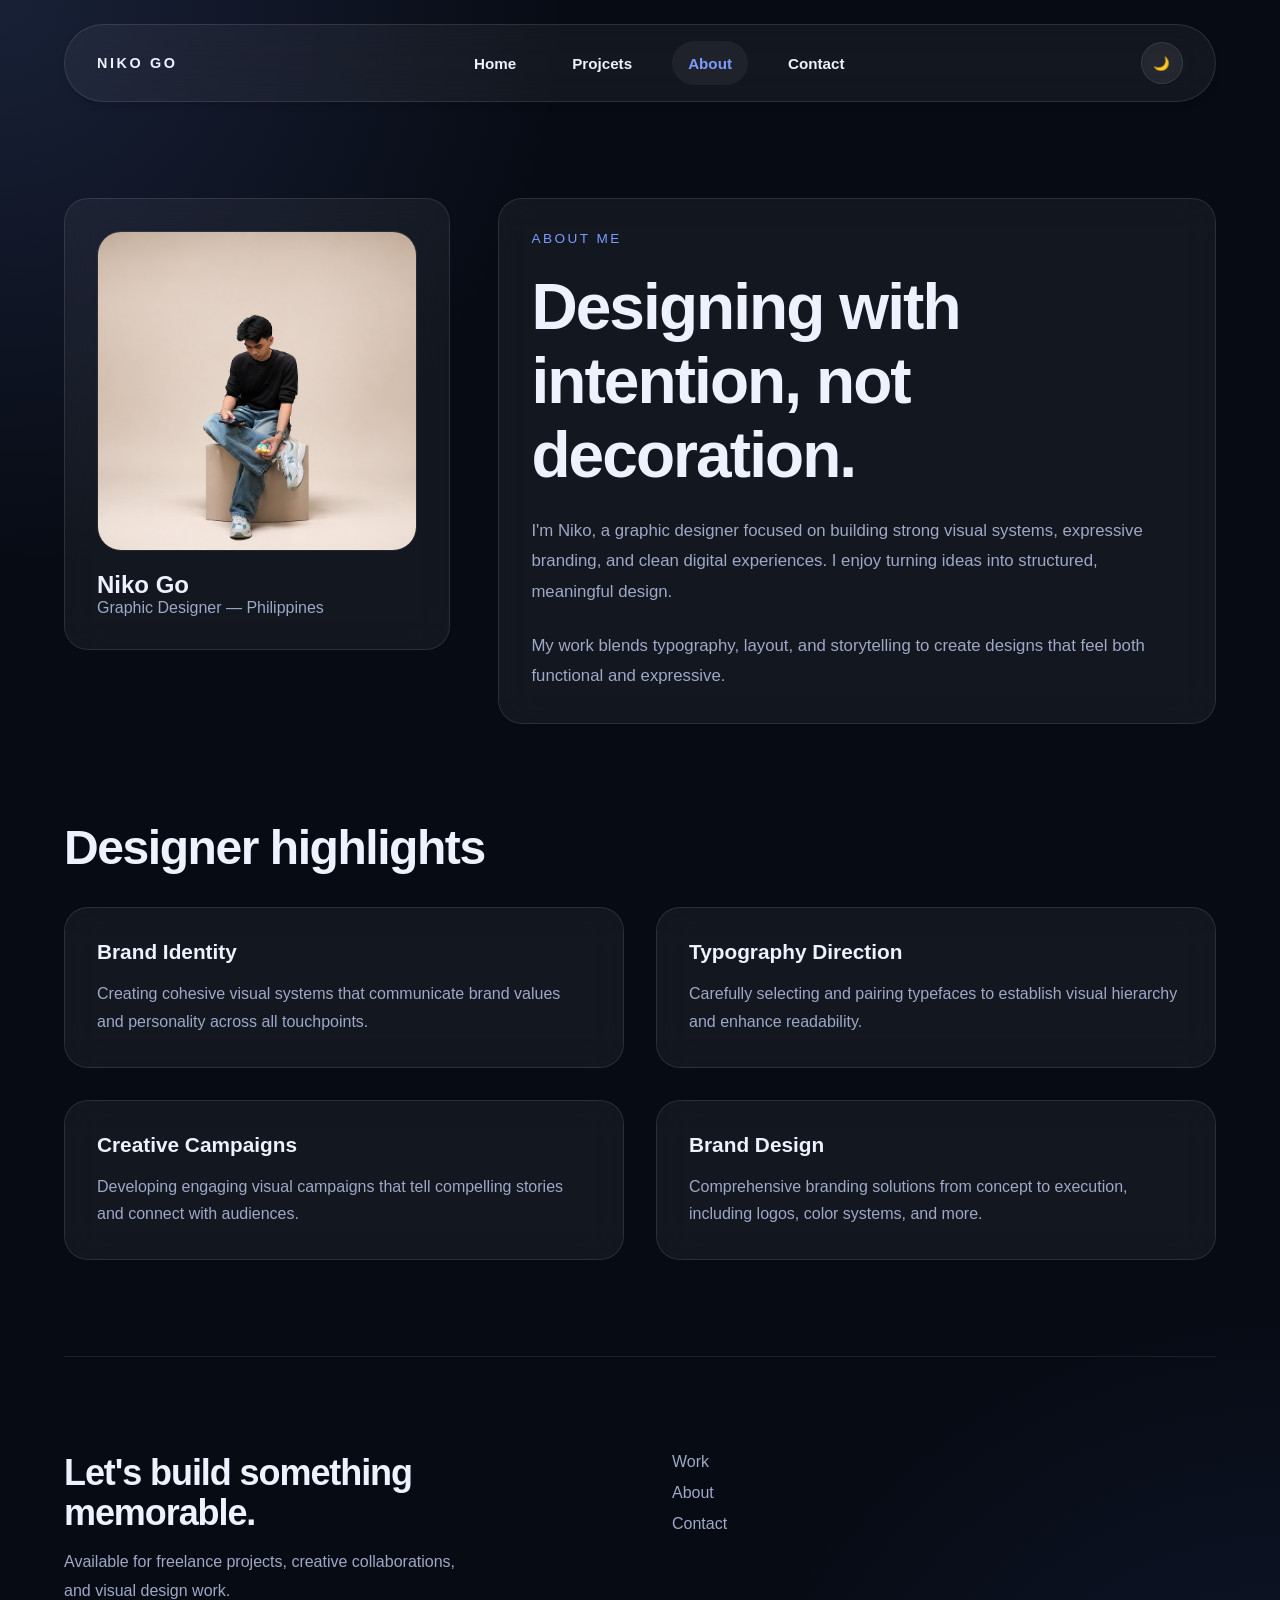
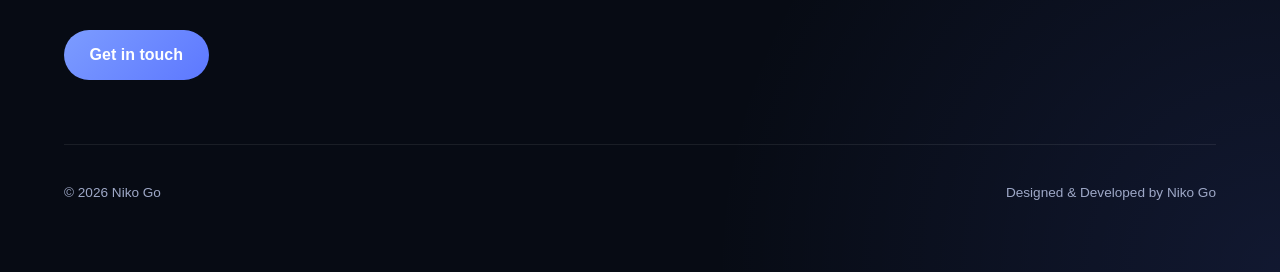
<file: about.html>
<!DOCTYPE html>
<html lang="en" data-theme="dark">

<head>
  <meta charset="UTF-8" />
  <meta name="viewport" content="width=device-width, initial-scale=1.0" />

  <title>About - Niko Go — Graphic Design Portfolio</title>

  <link rel="preconnect" href="https://fonts.googleapis.com">
  <link rel="preconnect" href="https://fonts.gstatic.com" crossorigin>

  <link href="https://fonts.googleapis.com/css2?family=Inter:wght@400;500;600;700;800&display=swap" rel="stylesheet">
  <link rel="stylesheet" href="styles.css" />

</head>

<body class="page-transition-in">

  <main class="page">

    <!-- NAV -->

    <header class="topnav">

      <a href="index.html" class="brand">Niko Go</a>

      <button class="menu-toggle" id="menuToggle">
        ☰
      </button>

      <nav class="menu" id="menu">
        <a href="index.html">Home</a>
        <a href="projects.html">Projcets</a>
        <a href="about.html" class="active">About</a>
        <a href="#contact">Contact</a>
      </nav>

      <button class="theme-toggle" id="themeToggle">
        🌙
      </button>

    </header>

    <!-- ABOUT SECTION -->

    <section class="about-section">

      <div class="about-grid">

        <aside class="about-panel card">

          <img src="IMGs/BG.png" alt="Niko Go" class="about-img" />

          <div class="about-meta">
            <h3>Niko Go</h3>
            <p>Graphic Designer — Philippines</p>
          </div>

        </aside>

        <div class="about-copy card">

          <span class="eyebrow">About me</span>

          <h2>Designing with intention, not decoration.</h2>

          <p class="lead">
            I'm Niko, a graphic designer focused on building strong visual systems,
            expressive branding, and clean digital experiences.
            I enjoy turning ideas into structured, meaningful design.
          </p>

          <p class="lead">
            My work blends typography, layout, and storytelling to create designs
            that feel both functional and expressive.
          </p>

        </div>

      </div>

      <section class="studio-section">

        <h2>Designer highlights</h2>

        <div class="studio-grid">

          <div class="studio-card">
            <h3>Brand Identity</h3>
            <p>Creating cohesive visual systems that communicate brand values and personality across all touchpoints.</p>
          </div>

          <div class="studio-card">
            <h3>Typography Direction</h3>
            <p>Carefully selecting and pairing typefaces to establish visual hierarchy and enhance readability.</p>
          </div>

          <div class="studio-card">
            <h3>Creative Campaigns</h3>
            <p>Developing engaging visual campaigns that tell compelling stories and connect with audiences.</p>
          </div>

          <div class="studio-card">
            <h3>Brand Design</h3>
            <p>Comprehensive branding solutions from concept to execution, including logos, color systems, and more.</p>
          </div>

        </div>

      </section>

    </section>

    <!-- FOOTER -->

    <footer id="contact">

      <div class="footer-content">

        <section class="footer-section">

          <h3>
            Let's build something memorable.
          </h3>

          <p>
            Available for freelance projects,
            creative collaborations, and visual design work.
          </p>

          <a href="mailto:designernikogo@gmail.com" class="btn primary">
            Get in touch
          </a>

        </section>

        <section class="footer-section">

          <ul class="footer-links">
            <li><a href="projects.html">Work</a></li>
            <li><a href="about.html">About</a></li>
            <li><a href="#contact">Contact</a></li>
          </ul>

        </section>

      </div>

      <div class="footer-bottom">
        <p>© 2026 Niko Go</p>
        <p>Designed & Developed by Niko Go</p>
      </div>

    </footer>

  </main>

  <script src="script.js"></script>

</body>

</html>
</file>
<file: styles.css>
:root {
    --bg: #070b14;

    --surface: rgba(255, 255, 255, 0.04);

    --card-bg: rgba(255, 255, 255, 0.05);
    --card-border: rgba(255, 255, 255, 0.1);
    --card-blur: blur(18px);

    --border: rgba(255, 255, 255, 0.08);

    --text: #edf2ff;
    --muted: #9ea8c7;

    --accent: #7c9cff;
    --accent-2: #5d78ff;

    --container: 1200px;
}

/* =========================
   LIGHT THEME
========================= */

[data-theme="light"] {
    --bg: linear-gradient(135deg, #e9e9e9, #eeeeee);

    --surface: rgba(0, 0, 0, 0.03);

    --card-bg: rgba(216, 216, 196, 0.36);
    --card-border: rgba(0, 0, 0, 0.175);
    --card-border-2: rgba(74, 56, 11, 0.489);
    --card-blur: blur(12px);

    --border: rgba(21, 21, 21, 0.08);

    --text: #111827;
    --muted: #787769;

    --accent: #ae9f1e;
    --accent-2: #c7be71;
}

* {
    margin: 0;
    padding: 0;
    box-sizing: border-box;
}

html {
    scroll-behavior: smooth;
}

body {
    font-family: "Helvetica", sans-serif;

    background:
        radial-gradient(circle at top left,
            rgba(124, 156, 255, 0.15),
            transparent 25%),
        radial-gradient(circle at bottom right,
            rgba(93, 120, 255, 0.12),
            transparent 25%),
        var(--bg);

    color: var(--text);

    min-height: 100vh;
    overflow-x: hidden;

    transition:
        background 0.4s ease,
        color 0.4s ease;
}

/* LIGHT MODE BACKGROUND */

[data-theme="light"] body {
    background:
        radial-gradient(circle at top left,
            rgba(249, 220, 105, 0.185),
            transparent 25%),
        radial-gradient(circle at bottom right,
            rgba(252, 213, 22, 0.137),
            transparent 25%),
        var(--bg);
}

a {
    text-decoration: none;
    color: inherit;
}

.page {
    width: min(var(--container), 100%);
    margin: 0 auto;

    padding: 1.5rem;

    display: grid;
    grid-template-columns: 1fr;
    gap: 6rem;
}

#home {
    scroll-margin-top: 30vh;
}

/* =========================
   NAVBAR
========================= */

.topnav {
    display: flex;
    justify-content: space-between;
    align-items: center;
    gap: 1rem;

    position: sticky;
    top: 1rem;
    z-index: 100;

    padding: 1rem 2rem;

    background: var(--card-bg);
    border: 1px solid var(--card-border);
    backdrop-filter: var(--card-blur);

    border-radius: 999px;

    transition: 0.4s ease;

    box-shadow: #070b145a 0px 5px 10px -5px;
}

.brand {
    font-size: 0.9rem;
    font-weight: 700;

    letter-spacing: 0.18em;
    text-transform: uppercase;
}

.menu {
    display: flex;
    gap: 1.5rem;
}

.menu a {
    position: relative;

    padding: 0.85rem 1rem;

    border-radius: 999px;

    font-size: 0.95rem;
    font-weight: 600;

    transition: 0.3s ease;
}

.menu a::after {
    content: "";

    position: absolute;

    left: 1rem;
    bottom: 0.45rem;

    width: 0%;
    height: 2px;

    background: var(--accent);

    transition: width 0.3s ease;
}

.menu a:hover::after {
    width: calc(100% - 2rem);
}

.menu a.active{
    background: var(--card-bg);
    color: var(--accent);
}

.theme-toggle,
.menu-toggle {
    width: 42px;
    height: 42px;

    border-radius: 50%;

    border: 1px solid var(--card-border);

    background: var(--card-bg);

    backdrop-filter: var(--card-blur);

    color: var(--text);

    cursor: pointer;

    display: flex;
    align-items: center;
    justify-content: center;

    transition: 0.3s ease;
}

.theme-toggle:hover,
.menu-toggle:hover {
    transform: scale(1.07) rotate(-25deg);
}


.menu-toggle {
    display: none;
}

/* =========================
   HERO
========================= */

.hero-grid {
    display: grid;
    grid-template-columns: 1.4fr 0.8fr;
    gap: 4rem;

    align-items: center;

    min-height: 82vh;
}

.hero-copy {
    position: relative;

    padding-left: 2rem;

    display: grid;
    gap: 2rem;
}

.hero-copy::before {
    content: "";

    position: absolute;

    left: 0;
    top: 0.5rem;

    width: 2px;
    height: 130px;

    background:
        linear-gradient(to bottom,
            var(--accent),
            transparent);
}

.eyebrow {
    font-size: 0.85rem;

    text-transform: uppercase;
    letter-spacing: 0.18em;

    color: var(--accent);
}

h1 {
    font-size: clamp(4rem, 8vw, 7rem);

    line-height: 0.92;

    letter-spacing: -0.05em;

    font-weight: 800;

    max-width: 10ch;
}

.lead {
    max-width: 42rem;

    color: var(--muted);

    font-size: 1.05rem;
    line-height: 1.8;
}

.actions {
    display: flex;
    gap: 1rem;
    flex-wrap: wrap;
}

.btn {
    padding: 1rem 1.6rem;

    border-radius: 999px;

    font-weight: 600;

    transition: 0.35s ease;
}

.btn.primary {
    background:
        linear-gradient(135deg,
            var(--accent),
            var(--accent-2));

    color: white;
}

.btn.secondary {
    background: var(--card-bg);

    border: 1px solid var(--card-border);

    backdrop-filter: var(--card-blur);
}

.btn:hover {
    transform: translateY(-3px) scale(1.05);
}

/* =========================
   STATS
========================= */

.stats {
    display: grid;
    grid-template-columns: repeat(3, 1fr);
    gap: 1rem;
}

.stat {
    background: var(--card-bg);

    border: 1px solid var(--card-border);

    backdrop-filter: var(--card-blur);

    padding: 1.4rem;

    border-radius: 24px;

    opacity: 0;
    transform: translateY(30px);

    transition:
        opacity 0.7s ease,
        transform 0.7s ease;
}

.stat.show {
    opacity: 1;
    transform: translateY(0);
}

.stat strong {
    display: block;

    font-size: 1.6rem;

    margin-bottom: 0.4rem;
}

/* =========================
   HERO PANEL
========================= */

.hero-panel {
    background: var(--card-bg);

    border: 1px solid var(--card-border);

    backdrop-filter: var(--card-blur);

    border-radius: 32px;

    padding: 2rem;

    display: grid;
    gap: 2rem;

    opacity: 0;
    transform: translateY(30px) rotate(5deg);

    transition:
        opacity 0.7s ease,
        transform 0.7s ease;
}

.hero-panel.show {
    opacity: 1;
    transform: translateY(0) rotate(0deg);
}

.skill-list {
    list-style: none;
    gap: 1rem;
}

.skill-list li {
    padding-bottom: 1rem;

    border-bottom: 1px solid var(--border);
}

.panel-footer {
    display: flex;
    flex-wrap: wrap;
    gap: 1rem;
}

.tag {
    padding: 0.6rem 0.9rem;

    border-radius: 999px;

    background: var(--accent);

    color: var(--text);

    font-size: 0.85rem;
}

/* =========================
   QUOTE
========================= */

.quote-block {
    padding: 2rem 0;
    opacity: 0;
    transform: translateY(30px) rotate(5deg);
    text-align: center;

    transition:
        opacity 0.7s ease,
        transform 0.7s ease;

}

.quote-block.show {
    opacity: 1;
    transform: translateY(0) rotate(0deg);
}

.quote-block p {
    max-width: 18ch;

    margin: 0 auto;

    font-size: clamp(1.8rem, 4vw, 3rem);

    line-height: 1.15;

    color: rgba(255, 255, 255, 0.75);
}

[data-theme="light"] .quote-block p {
    color: rgba(17, 24, 39, 0.7);
}

/* =========================
   ABOUT SECTION
========================= */

.about-grid {
    display: grid;
    grid-template-columns: 0.7fr 1.3fr;
    gap: 3rem;
    align-items: start;
}

#about {
    scroll-margin-top: 30vh;
}

.about-img {
    width: 100%;
    height: 320px;

    object-fit: cover;

    border-radius: 24px;

    border: 1px solid var(--border);
}

.about-copy {
    display: flex;
    flex-direction: column;
    gap: 1.5rem;
}

.about-copy h2 {
    font-size: clamp(2rem, 6vw, 4rem);
    letter-spacing: -0.03em;
}

.about-meta {
    margin-top: 1rem;
}

.about-meta h3 {
    margin: 0;
    font-size: 1.5rem;
}

.about-meta p {
    color: var(--muted);
}

/* =========================
   PROJECTS
========================= */

.projects {
    display: grid;
    gap: 2rem;
}

#projects {
    scroll-margin-top: 30vh;
}

.section-heading {
    display: flex;
    justify-content: space-between;
    align-items: end;
    gap: 1rem;
}

.section-heading h2 {
    font-size: clamp(2rem, 4vw, 3rem);

    letter-spacing: -0.03em;
}

.section-heading span {
    color: var(--muted);
}

.project-list {
    display: grid;
    grid-template-columns: repeat(3, 1fr);
    gap: 1.5rem;
}

.project-card {
    background: var(--card-bg);

    border: 1px solid var(--card-border);

    backdrop-filter: var(--card-blur);

    border-radius: 28px;

    min-height: 320px;
    padding: 2rem;

    display: flex;
    flex-direction: column;
    justify-content: space-between;

    transition:
        transform 0.4s ease,
        border-color 0.4s ease;

    opacity: 0;
    transform: translateY(30px);

    cursor: pointer;
}

.project-card.show {
    opacity: 1;
    transform: translateY(0);
}

.project-card:hover {
    transform: translateY(-8px);
    box-shadow: #070b145a 0px 20px 40px -10px;
    border-color: var(--card-border-2);
}

.project-number {
    font-size: 0.8rem;

    letter-spacing: 0.2em;

    color: var(--accent);
}

.project-card h3 {
    font-size: 1.5rem;

    margin: 1rem 0;
}

.project-card p {
    color: var(--muted);

    line-height: 1.7;
}

.project-tags {
    display: flex;
    flex-wrap: wrap;
    gap: 0.75rem;

    margin-top: 2rem;
}

.project-tags span {
    padding: 0.5rem 0.8rem;

    border-radius: 999px;

    background: rgba(124, 156, 255, 0.1);

    color: var(--accent);

    font-size: 0.8rem;
}

/* =========================
   FOOTER
========================= */

footer {
    border-top: 1px solid var(--border);

    padding: 6rem 0 3rem;

    display: grid;
    gap: 4rem;
}

/* =========================
   MAIN FOOTER GRID
========================= */

.footer-content {
    display: flex;
    justify-content: space-between;
    align-items: flex-start;

    gap: 4rem;

    flex-wrap: wrap;
}

/* =========================
   FOOTER SECTIONS
========================= */

.footer-section {
    flex: 1;
    min-width: 260px;

    display: grid;
    gap: 1rem;
}

.footer-section h3 {
    font-size: 2.25rem;
    line-height: 1.1;
    letter-spacing: -0.03em;

    margin: 0;
}

.footer-section h4 {
    font-size: 0.85rem;
    letter-spacing: 0.18em;
    text-transform: uppercase;

    color: var(--muted);
}

/* Paragraph styling */

.footer-section p {
    color: var(--muted);

    line-height: 1.8;
    font-size: 1rem;

    max-width: 45ch;
}

/* =========================
   FOOTER LINKS
========================= */

.footer-links {
    display: grid;
    gap: 0.8rem;
    justify-content: flex-start;
    list-style: none;
    padding: 0;
}

.footer-links a {
    color: var(--muted);

    position: relative;

    transition: color 0.3s ease;
}

.footer-links a::after {
    content: "";
    position: absolute;

    left: 0;
    bottom: -4px;

    width: 0%;
    height: 1px;

    background: var(--accent);

    transition: width 0.3s ease;
}

.footer-links a:hover {
    color: var(--text);
}

.footer-links a:hover::after {
    width: 100%;
}

/* =========================
   CTA BUTTON AREA (if present)
========================= */

.footer-section .btn {
    width: fit-content;
    margin-top: 0.5rem;
}

/* =========================
   BOTTOM FOOTER
========================= */

.footer-bottom {
    display: flex;
    justify-content: space-between;
    align-items: center;

    flex-wrap: wrap;
    gap: 2rem;

    padding-top: 2.5rem;

    border-top: 1px solid var(--border);

    color: var(--muted);

    font-size: 0.85rem;
}

/* =========================
   MODAL
========================= */

.modal {
    position: fixed;
    inset: 0;

    background: rgba(0, 0, 0, 0.855);

    display: none;
    align-items: center;
    justify-content: center;

    padding: 2rem;

    z-index: 999;
}

.modal.show {
    display: flex;
}

.modal-content {
    background: var(--card-bg);

    border: 1px solid var(--card-border);

    backdrop-filter: var(--card-blur);

    padding: 2rem;
    
    height: auto;
    border-radius: 24px;
    max-width: 90%;
    width: 100%;
}

.close {
    background: none;
    border: none;

    color: var(--text);

    font-size: 1.5rem;

    cursor: pointer;

    float: right;
}

/* =========================
   MODAL HEADER
========================= */

.modal-header {
    margin-bottom: 2rem;
    color: white;
}

.modal-header h2 {
    font-size: 3rem;
    margin: 0 0 0.5rem;
}

.modal-header p {
    color: white;
    line-height: 1.6;
    width: 80%;
}

/* =========================
   IMAGE GRID INSIDE MODAL
========================= */

.modal-grid {
    display: grid;
    grid-template-columns: repeat(4, auto);
    gap: 1rem;
}

.modal-item {
    border-radius: 16px;
    overflow: hidden;

    border: 1px solid var(--border);

    transition: transform 0.3s ease;

    cursor: pointer;
}

.modal-item img {
    width: 100%;
    height: 220px;

    object-fit: cover;

    display: block;
}

.modal-item:hover {
    transform: scale(1.02);
}

/* =========================
   LIGHTBOX
========================= */

.lightbox {
    position: fixed;
    inset: 0;

    background: rgba(0, 0, 0, 0.85);

    display: none;
    align-items: center;
    justify-content: center;

    z-index: 9999;

    padding: 2rem;
}

.lightbox.show {
    display: flex;
}

.lightbox img {
    max-width: 90%;
    max-height: 90%;

    border-radius: 12px;

    box-shadow: 0 20px 60px rgba(0, 0, 0, 0.6);
}

.lightbox-close {
    position: absolute;

    top: 20px;
    right: 30px;

    font-size: 2rem;

    color: white;

    cursor: pointer;

    user-select: none;
}

/* =========================
   PAGE TRANSITIONS
========================= */

@keyframes fadeIn {
    from {
        opacity: 0;
        transform: translateY(20px);
    }
    to {
        opacity: 1;
        transform: translateY(0);
    }
}

@keyframes fadeOut {
    from {
        opacity: 1;
        transform: translateY(0);
    }
    to {
        opacity: 0;
        transform: translateY(20px);
    }
}

body.page-transition-in {
    animation: fadeIn 0.5s ease-out;
}

body.page-transition-out {
    animation: fadeOut 0.5s ease-in forwards;
}

/* =========================
   ABOUT SECTION PAGE
========================= */

.about-section {
    display: grid;
    gap: 6rem;
}

.studio-section {
    display: grid;
    gap: 2rem;
}

.studio-section h2 {
    font-size: clamp(2rem, 4vw, 3rem);
    letter-spacing: -0.03em;
}

.studio-grid {
    display: grid;
    grid-template-columns: repeat(2, 1fr);
    gap: 2rem;
}

.studio-card {
    background: var(--card-bg);
    border: 1px solid var(--card-border);
    backdrop-filter: var(--card-blur);
    border-radius: 24px;
    padding: 2rem;
    display: grid;
    gap: 1rem;
}

.studio-card h3 {
    font-size: 1.3rem;
    margin: 0;
}

.studio-card p {
    color: var(--muted);
    line-height: 1.7;
    margin: 0;
}

/* =========================
   PROJECTS FULL PAGE
========================= */

.projects-hero {
    margin: 4rem 0 3rem;
}

.projects-hero h1 {
    font-size: clamp(6rem, 6vw, 4.5rem);
    letter-spacing: -0.05em;
    font-weight: 800;
    margin-bottom: 1rem;
}

.projects-hero p {
    color: var(--muted);
    font-size: 1.1rem;
    line-height: 1.8;
    max-width: 45ch;
}

.projects-full {
    display: grid;
    gap: 3rem;
}

.projects-grid {
    display: grid;
    grid-template-columns: 1fr;
    gap: 4rem;
}

.project-detail-card {
    display: grid;
    grid-template-columns: 1fr 1fr;
    gap: 3rem;
    align-items: start;

    background: var(--card-bg);
    border: 1px solid var(--card-border);
    backdrop-filter: var(--card-blur);
    border-radius: 24px;
    overflow: hidden;

    transition:
        transform 0.4s ease,
        border-color 0.4s ease;

    animation: fadeIn 0.6s ease-out;
}

.project-detail-card:hover {
    transform: translateY(-4px);
    border-color: var(--card-border-2);
}

.project-detail-image {
    overflow: hidden;
    border-radius: 24px;
    height: 100%;
}

.project-detail-image img {
    width: 100%;
    height: 100%;
    object-fit: cover;
    transition: transform 0.4s ease;
}

.project-detail-card:hover .project-detail-image img {
    transform: scale(1.05);
}

.project-detail-content {
    padding: 2rem;
    display: grid;
    gap: 1.5rem;
}

.project-detail-content h2 {
    font-size: 2rem;
    margin: 0;
    letter-spacing: -0.02em;
}

.project-detail-content .project-number {
    font-size: 0.8rem;
    letter-spacing: 0.2em;
    color: var(--accent);
    text-transform: uppercase;
}

.project-detail-content .project-tags {
    display: flex;
    flex-wrap: wrap;
    gap: 0.75rem;
}

.project-detail-content .project-tags span {
    padding: 0.5rem 0.8rem;
    border-radius: 999px;
    background: rgba(124, 156, 255, 0.1);
    color: var(--accent);
    font-size: 0.8rem;
}

.view-gallery {
    width: fit-content;
}

/* =========================
   CARD STYLE
========================= */

.card {
    background: var(--card-bg);
    border: 1px solid var(--card-border);
    backdrop-filter: var(--card-blur);
    border-radius: 24px;
    padding: 2rem;
}

/* =========================
   RESPONSIVE
========================= */

@media (max-width: 900px) {

    .hero-grid {
        grid-template-columns: 1fr;

        gap: 3rem;

        min-height: auto;
    }

    .project-list {
        grid-template-columns: repeat(2, 1fr);
    }

    .project-detail-card {
        grid-template-columns: 1fr;
    }

    .project-detail-image {
        height: 300px;
    }

    .studio-grid {
        grid-template-columns: 1fr;
    }
}

@media (max-width: 768px) {

    .about-grid {
        display: flex;
        flex-direction: column;
        gap: 3rem;
        align-items: start;
    }

    .hero-copy::before {
        display: none;
    }

    .hero-copy {
        padding-left: 0;
    }

    .menu-toggle {
        display: flex;
    }

    .menu {
        display: none;

        width: 100%;

        flex-direction: column;

        padding-top: 1rem;
    }

    .menu.open {
        display: flex;
    }

    .menu a {
        width: 100%;
    }

    h1 {
        font-size: clamp(3rem, 12vw, 5rem);
    }

    .stats {
        grid-template-columns: 1fr;
    }

    .project-list {
        grid-template-columns: 1fr;
    }

    .actions {
        flex-direction: column;
    }

    .section-heading {
        flex-direction: column;
        align-items: flex-start;
    }

    .footer-content,
    .footer-bottom {
        flex-direction: column;
    }

    .topnav {
        border-radius: 28px;
        flex-wrap: wrap;
    }
}
</file>
